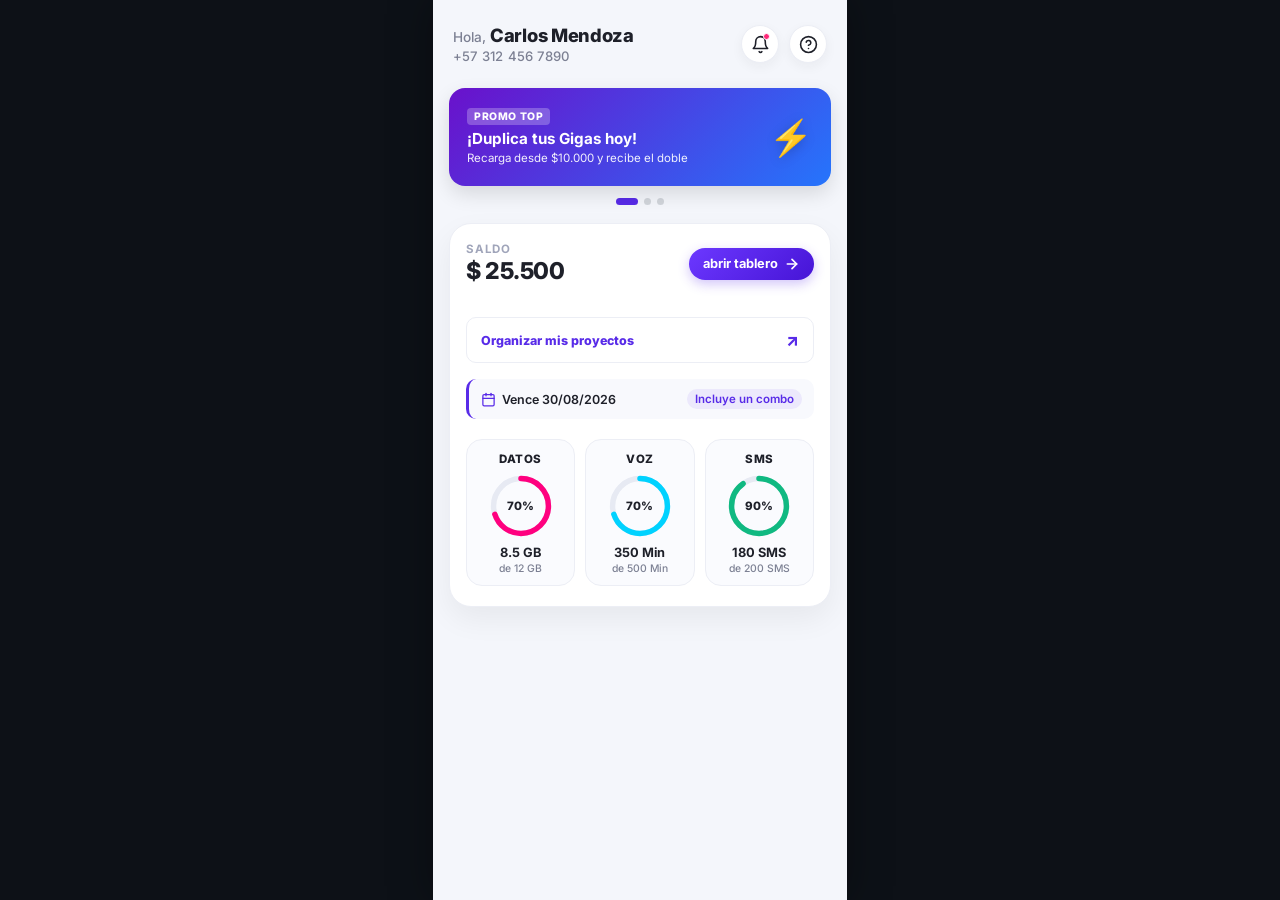
<file: proyectos/Clon T/index.html>
<!DOCTYPE html>
<html lang="es">
<head>
  <meta charset="UTF-8">
  <meta name="viewport" content="width=device-width, initial-scale=1.0, maximum-scale=1.0, user-scalable=no">
  <title>Clon T - Prototipo Móvil</title>
  <!-- Google Fonts: Inter / Outfit -->
  <link rel="preconnect" href="https://fonts.googleapis.com">
  <link rel="preconnect" href="https://fonts.gstatic.com" crossorigin>
  <link href="https://fonts.googleapis.com/css2?family=Inter:wght@400;500;600;700;800&display=swap" rel="stylesheet">
  <link rel="stylesheet" href="styles.css">
</head>
<body>
  <!-- Contenedor Principal (Mobile Viewport) -->
  <main class="app-container">
    
    <!-- 1. HEADER -->
    <header class="app-header">
      <!-- Contenedor izquierdo: Nombre y Teléfono -->
      <div class="header-left">
        <div class="user-name-container">
          <span class="user-greeting">Hola,</span>
          <h1 class="user-name" id="user-name">Cargando...</h1>
        </div>
        <div class="user-phone-container">
          <span class="user-phone" id="user-phone">---</span>
        </div>
      </div>

      <!-- Contenedor derecho: Dos contenedores de íconos -->
      <div class="header-right">
        <div class="icon-btn-container" title="Notificaciones" role="button" tabindex="0">
          <svg class="header-icon" viewBox="0 0 24 24" fill="none" stroke="currentColor" stroke-width="2" stroke-linecap="round" stroke-linejoin="round">
            <path d="M18 8A6 6 0 0 0 6 8c0 7-3 9-3 9h18s-3-2-3-9"></path>
            <path d="M13.73 21a2 2 0 0 1-3.46 0"></path>
          </svg>
          <span class="badge-dot"></span>
        </div>
        <div class="icon-btn-container" title="Ayuda / Soporte" role="button" tabindex="0">
          <svg class="header-icon" viewBox="0 0 24 24" fill="none" stroke="currentColor" stroke-width="2" stroke-linecap="round" stroke-linejoin="round">
            <circle cx="12" cy="12" r="10"></circle>
            <path d="M9.09 9a3 3 0 0 1 5.83 1c0 2-3 3-3 3"></path>
            <line x1="12" y1="17" x2="12.01" y2="17"></line>
          </svg>
        </div>
      </div>
    </header>

    <!-- 2. SECCIÓN BANNERS PUBLICITARIOS (Slider en bucle cada 4s) -->
    <section class="banners-section" aria-label="Banners Promocionales">
      <div class="banners-slider-wrapper">
        <div class="banners-slider" id="banners-container">
          <!-- Renderizado dinámico desde data.json -->
        </div>
      </div>
      <!-- Indicadores de paginación -->
      <div class="banners-pagination" id="banners-dots">
        <button class="dot active" data-index="0" aria-label="Banner 1"></button>
        <button class="dot" data-index="1" aria-label="Banner 2"></button>
        <button class="dot" data-index="2" aria-label="Banner 3"></button>
      </div>
    </section>

    <!-- 3. CARTA DE DATOS / SALDO (3 PARTES) -->
    <section class="main-card">
      
      <!-- 3.1 Header de la carta -->
      <div class="card-header">
        <div class="card-balance-info">
          <span class="card-label">SALDO</span>
          <h2 class="card-balance-amount" id="balance-amount">$ 0</h2>
        </div>
        <div class="card-action-container">
          <button class="btn-buy" id="btn-buy" type="button">
              <span>abrir tablero</span>
            <svg viewBox="0 0 24 24" width="16" height="16" fill="none" stroke="currentColor" stroke-width="2.5" stroke-linecap="round" stroke-linejoin="round">
              <path d="M5 12h14"></path>
              <path d="M12 5l7 7-7 7"></path>
            </svg>
          </button>
        </div>
      </div>

      <a class="project-link" href="../Tablero de Proyectos/index.html">Organizar mis proyectos <span>↗</span></a>

      <!-- 3.2 Contenedor de fila: Vencimiento y Combo -->
      <div class="card-expiry-row">
        <div class="expiry-date-container">
          <svg viewBox="0 0 24 24" width="15" height="15" fill="none" stroke="currentColor" stroke-width="2" stroke-linecap="round" stroke-linejoin="round">
            <rect x="3" y="4" width="18" height="18" rx="2" ry="2"></rect>
            <line x1="16" y1="2" x2="16" y2="6"></line>
            <line x1="8" y1="2" x2="8" y2="6"></line>
            <line x1="3" y1="10" x2="21" y2="10"></line>
          </svg>
          <span class="expiry-date" id="expiry-date">Vence 30/08/2026</span>
        </div>
        <div class="combo-info-container">
          <span class="combo-badge" id="combo-detail">Incluye un combo</span>
        </div>
      </div>

      <!-- 3.3 Contenedores dinámicos: DATOS, VOZ, SMS con visualización de dona -->
      <div class="card-meters-row" id="meters-container">
        <!-- Renderizado dinámicamente con script.js -->
      </div>

    </section>

  </main>

  <script src="script.js"></script>
</body>
</html>
</file>
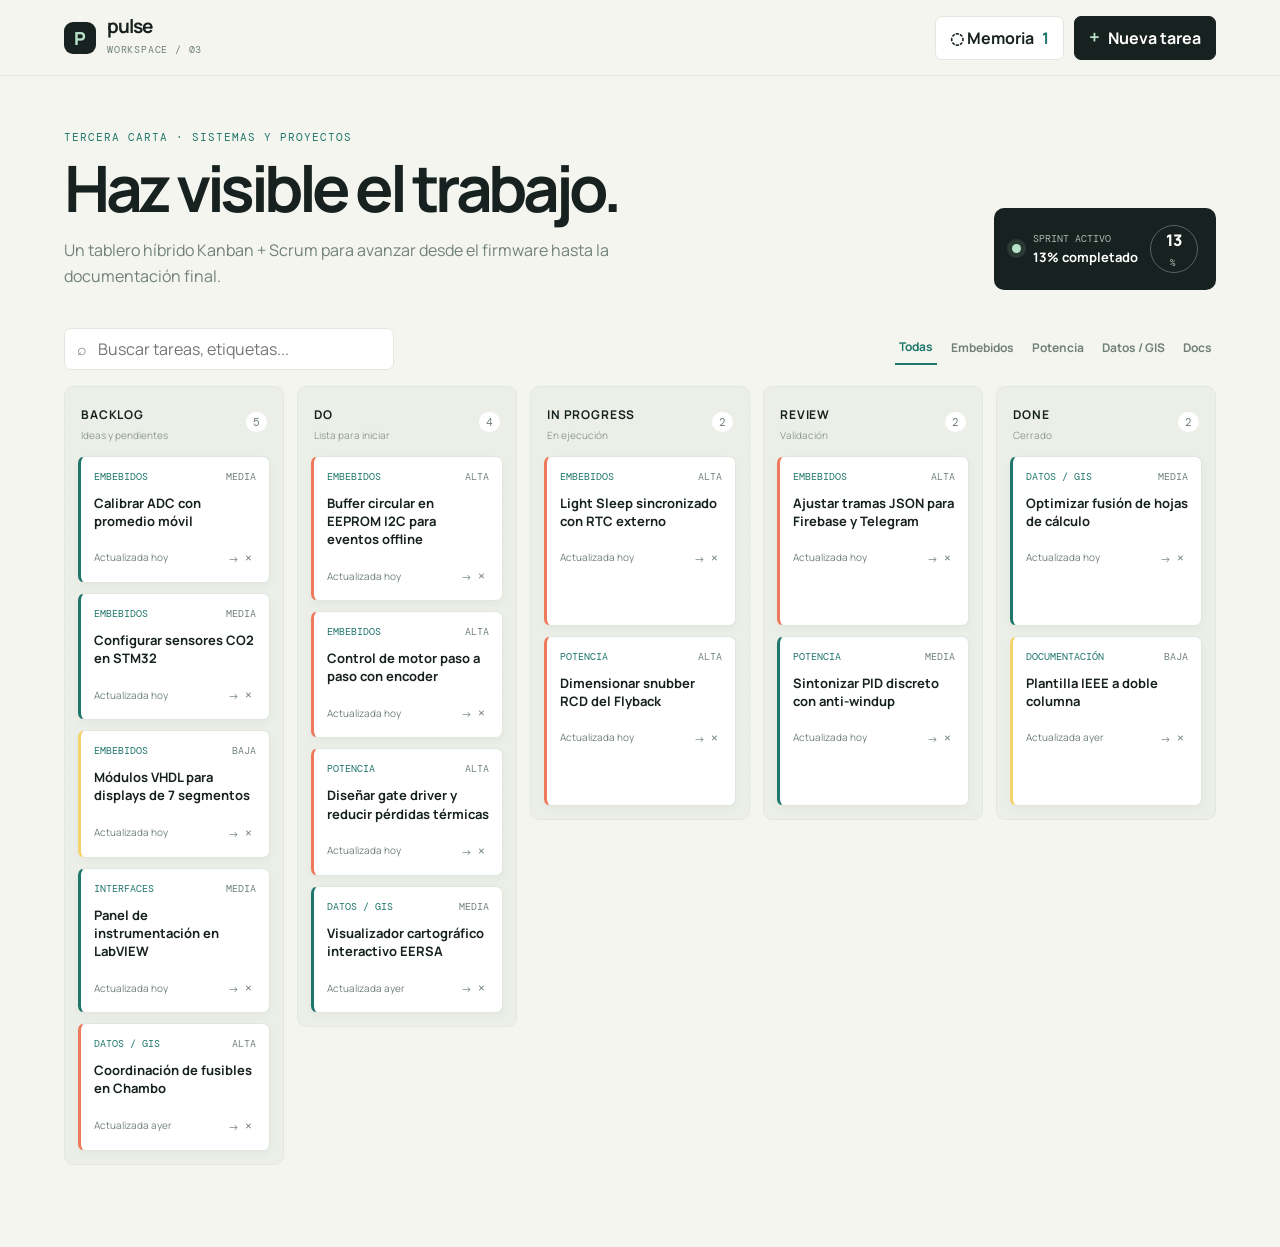
<file: proyectos/Tablero de Proyectos/index.html>
<!DOCTYPE html>
<html lang="es">
<head>
  <meta charset="UTF-8">
  <meta name="viewport" content="width=device-width, initial-scale=1.0">
  <meta name="theme-color" content="#17211f">
  <title>Pulseboard | Organizador de proyectos</title>
  <link rel="preconnect" href="https://fonts.googleapis.com">
  <link rel="preconnect" href="https://fonts.gstatic.com" crossorigin>
  <link href="https://fonts.googleapis.com/css2?family=DM+Mono:wght@400;500&family=Manrope:wght@400;500;600;700;800&display=swap" rel="stylesheet">
  <link rel="stylesheet" href="styles.css">
</head>
<body>
  <div class="app-shell">
    <header class="topbar">
      <a class="brand" href="../Clon T/index.html" aria-label="Volver al portafolio">
        <span class="brand-mark">P</span>
        <span><strong>pulse</strong><small>workspace / 03</small></span>
      </a>
      <div class="topbar-actions">
        <button class="ghost-button" id="memoryButton" type="button"><span class="button-icon">◌</span> Memoria <b id="memoryCount">0</b></button>
        <button class="primary-button" id="newTaskButton" type="button"><span>+</span> Nueva tarea</button>
      </div>
    </header>

    <main class="workspace">
      <section class="intro-row">
        <div>
          <p class="eyebrow">Tercera carta · sistemas y proyectos</p>
          <h1>Haz visible el trabajo.</h1>
          <p class="intro-copy">Un tablero híbrido Kanban + Scrum para avanzar desde el firmware hasta la documentación final.</p>
        </div>
        <div class="sprint-card">
          <span class="status-dot"></span>
          <div><small>SPRINT ACTIVO</small><strong id="sprintProgress">0% completado</strong></div>
          <div class="progress-ring"><span id="progressValue">0</span><small>%</small></div>
        </div>
      </section>

      <section class="toolbar" aria-label="Herramientas del tablero">
        <div class="search-wrap"><span>⌕</span><input id="searchInput" type="search" placeholder="Buscar tareas, etiquetas..." aria-label="Buscar tareas"></div>
        <div class="filter-group" id="filterGroup" role="group" aria-label="Filtrar por área">
          <button class="filter-button active" data-filter="Todas" type="button">Todas</button>
          <button class="filter-button" data-filter="Embebidos" type="button">Embebidos</button>
          <button class="filter-button" data-filter="Potencia" type="button">Potencia</button>
          <button class="filter-button" data-filter="Datos / GIS" type="button">Datos / GIS</button>
          <button class="filter-button" data-filter="Documentación" type="button">Docs</button>
        </div>
      </section>

      <section class="board" id="board" aria-label="Tablero de tareas"></section>
    </main>
  </div>

  <dialog class="task-dialog" id="taskDialog">
    <form method="dialog" id="taskForm">
      <button class="close-button" value="cancel" aria-label="Cerrar">×</button>
      <p class="eyebrow">Nueva entrada</p>
      <h2>Añadir tarea al sprint</h2>
      <label>Título <input id="taskTitle" required maxlength="100" placeholder="Ej. Validar lectura del sensor CO2"></label>
      <label>Área <select id="taskArea"><option>Embebidos</option><option>Potencia</option><option>Interfaces</option><option>Datos / GIS</option><option>Documentación</option></select></label>
      <label>Columna inicial <select id="taskStatus"><option value="backlog">Backlog</option><option value="todo">Do</option><option value="progress">In progress</option><option value="review">Review</option></select></label>
      <label>Prioridad <select id="taskPriority"><option>Alta</option><option selected>Media</option><option>Baja</option></select></label>
      <button class="primary-button full-button" value="default">Crear tarea</button>
    </form>
  </dialog>

  <dialog class="memory-dialog" id="memoryDialog">
    <div class="memory-header"><div><p class="eyebrow">Registro persistente</p><h2>Memoria del tablero</h2></div><button class="close-button" id="closeMemory" type="button">×</button></div>
    <p class="memory-description">Los cambios viven en este navegador. Puedes restaurar tareas eliminadas o revisar lo último que ocurrió.</p>
    <div class="memory-tabs"><button class="memory-tab active" data-memory-tab="activity" type="button">Actividad</button><button class="memory-tab" data-memory-tab="archive" type="button">Papelera <span id="archiveCount">0</span></button></div>
    <div id="memoryContent"></div>
  </dialog>
  <div class="toast" id="toast" role="status" aria-live="polite"></div>
  <script src="script.js"></script>
</body>
</html>
</file>
<file: proyectos/Clon T/styles.css>
/* ==========================================================================
   RESET & VARIABLES
   ========================================================================== */
:root {
  --bg-app: #f4f6fb;
  --bg-card: #ffffff;
  --primary: #582be8;
  --primary-gradient: linear-gradient(135deg, #6c38ff 0%, #4614d6 100%);
  --accent-pink: #ff2a7a;
  --accent-cyan: #00d2ff;
  --accent-green: #10b981;
  --text-dark: #1e2029;
  --text-muted: #7c8093;
  --text-light: #a0a5ba;
  --border-light: #eceef5;
  --shadow-sm: 0 4px 12px rgba(30, 32, 41, 0.05);
  --shadow-md: 0 8px 24px rgba(88, 43, 232, 0.08);
  --shadow-card: 0 12px 30px rgba(0, 0, 0, 0.06);
  --radius-sm: 10px;
  --radius-md: 16px;
  --radius-lg: 22px;
  --radius-full: 9999px;
  --font-family: 'Inter', -apple-system, BlinkMacSystemFont, "Segoe UI", Roboto, sans-serif;
}

* {
  margin: 0;
  padding: 0;
  box-sizing: border-box;
  -webkit-tap-highlight-color: transparent;
}

body {
  font-family: var(--font-family);
  background-color: #0d1117; /* Fondo exterior para centrar el prototipo */
  color: var(--text-dark);
  display: flex;
  justify-content: center;
  align-items: flex-start;
  min-height: 100vh;
  padding: 0;
  overflow-x: hidden;
}

/* ==========================================================================
   APP CONTAINER (MOBILE-ONLY SIMULATION & FIT)
   ========================================================================== */
.app-container {
  width: 100%;
  max-width: 414px;
  min-height: 100vh;
  background-color: var(--bg-app);
  display: flex;
  flex-direction: column;
  position: relative;
  overflow-x: hidden;
  box-shadow: 0 0 40px rgba(0, 0, 0, 0.35);
  padding: 16px 16px 32px 16px;
}

.project-link {
  display: flex;
  align-items: center;
  justify-content: space-between;
  margin-top: 16px;
  padding: 12px 14px;
  border: 1px solid var(--border-light);
  border-radius: var(--radius-sm);
  background: var(--bg-card);
  color: var(--primary);
  font-size: 0.78rem;
  font-weight: 800;
  text-decoration: none;
}

.project-link span {
  font-size: 1.05rem;
}

/* ==========================================================================
   1. HEADER
   ========================================================================== */
.app-header {
  display: flex;
  justify-content: space-between;
  align-items: center;
  padding: 8px 4px 16px 4px;
}

/* Contenedor Izquierdo (Nombre y Teléfono) */
.header-left {
  display: flex;
  flex-direction: column;
  gap: 2px;
}

.user-name-container {
  display: flex;
  align-items: baseline;
  gap: 4px;
}

.user-greeting {
  font-size: 0.85rem;
  color: var(--text-muted);
  font-weight: 500;
}

.user-name {
  font-size: 1.15rem;
  font-weight: 800;
  color: var(--text-dark);
  letter-spacing: -0.3px;
}

.user-phone-container {
  display: flex;
  align-items: center;
}

.user-phone {
  font-size: 0.82rem;
  color: var(--text-muted);
  font-weight: 500;
  letter-spacing: 0.2px;
}

/* Contenedor Derecho (2 Íconos) */
.header-right {
  display: flex;
  align-items: center;
  gap: 10px;
}

.icon-btn-container {
  width: 38px;
  height: 38px;
  border-radius: var(--radius-full);
  background-color: var(--bg-card);
  border: 1px solid var(--border-light);
  display: flex;
  align-items: center;
  justify-content: center;
  position: relative;
  cursor: pointer;
  box-shadow: var(--shadow-sm);
  transition: all 0.2s ease;
}

.icon-btn-container:hover,
.icon-btn-container:active {
  transform: scale(0.96);
  background-color: #f8f9fc;
}

.header-icon {
  width: 19px;
  height: 19px;
  stroke: var(--text-dark);
}

.badge-dot {
  position: absolute;
  top: 7px;
  right: 8px;
  width: 7px;
  height: 7px;
  background-color: var(--accent-pink);
  border-radius: 50%;
  border: 1.5px solid var(--bg-card);
}

/* ==========================================================================
   2. BANNERS PUBLICITARIOS (SLIDER EN FILA & AUTO-DESLIZABLE)
   ========================================================================== */
.banners-section {
  margin: 8px 0 18px 0;
  display: flex;
  flex-direction: column;
  gap: 10px;
  width: 100%;
}

.banners-slider-wrapper {
  width: 100%;
  overflow: hidden;
  border-radius: var(--radius-md);
  box-shadow: 0 8px 20px rgba(0, 0, 0, 0.12);
  touch-action: pan-y;
  position: relative;
}

.banners-slider {
  display: flex;
  flex-direction: row;
  flex-wrap: nowrap;
  width: 100%;
  transition: transform 0.55s cubic-bezier(0.25, 1, 0.5, 1);
  will-change: transform;
}

.banner-card {
  min-width: 100%;
  max-width: 100%;
  flex: 0 0 100%;
  box-sizing: border-box;
  padding: 16px 18px;
  color: #ffffff;
  display: flex;
  justify-content: space-between;
  align-items: center;
  position: relative;
  overflow: hidden;
  min-height: 98px;
  cursor: pointer;
  user-select: none;
}

.banner-card:active {
  filter: brightness(0.96);
}

.banner-content {
  display: flex;
  flex-direction: column;
  gap: 4px;
  z-index: 2;
  max-width: 75%;
}

.banner-badge {
  font-size: 0.65rem;
  font-weight: 800;
  text-transform: uppercase;
  letter-spacing: 0.6px;
  background: rgba(255, 255, 255, 0.25);
  backdrop-filter: blur(4px);
  padding: 2px 7px;
  border-radius: 4px;
  align-self: flex-start;
}

.banner-title {
  font-size: 0.95rem;
  font-weight: 700;
  line-height: 1.25;
}

.banner-subtitle {
  font-size: 0.72rem;
  opacity: 0.92;
  line-height: 1.2;
}

.banner-icon-side {
  font-size: 2.2rem;
  z-index: 2;
  filter: drop-shadow(0 2px 6px rgba(0,0,0,0.2));
  flex-shrink: 0;
}

.banners-pagination {
  display: flex;
  justify-content: center;
  align-items: center;
  gap: 6px;
  padding-top: 2px;
}

.banners-pagination .dot {
  width: 7px;
  height: 7px;
  border-radius: var(--radius-full);
  background-color: #d1d5db;
  border: none;
  padding: 0;
  outline: none;
  cursor: pointer;
  transition: all 0.35s ease;
}

.banners-pagination .dot.active {
  width: 22px;
  background-color: var(--primary);
  border-radius: 4px;
}

/* ==========================================================================
   3. CARTA PRINCIPAL (SALDO & CONSUMOS)
   ========================================================================== */
.main-card {
  background: var(--bg-card);
  border-radius: var(--radius-lg);
  box-shadow: var(--shadow-card);
  padding: 18px 16px 20px 16px;
  display: flex;
  flex-direction: column;
  gap: 16px;
  border: 1px solid var(--border-light);
}

/* 3.1 Header de la carta */
.card-header {
  display: flex;
  justify-content: space-between;
  align-items: center;
}

.card-balance-info {
  display: flex;
  flex-direction: column;
  gap: 1px;
}

.card-label {
  font-size: 0.72rem;
  font-weight: 700;
  letter-spacing: 0.8px;
  color: var(--text-light);
  text-transform: uppercase;
}

.card-balance-amount {
  font-size: 1.45rem;
  font-weight: 800;
  color: var(--text-dark);
  letter-spacing: -0.5px;
}

.card-action-container {
  display: flex;
  align-items: center;
}

.btn-buy {
  background: var(--primary-gradient);
  color: #ffffff;
  border: none;
  padding: 8px 14px;
  border-radius: var(--radius-full);
  font-size: 0.8rem;
  font-weight: 700;
  font-family: inherit;
  display: inline-flex;
  align-items: center;
  gap: 6px;
  cursor: pointer;
  box-shadow: 0 4px 12px rgba(88, 43, 232, 0.28);
  transition: all 0.2s ease;
}

.btn-buy:active {
  transform: scale(0.96);
  box-shadow: 0 2px 6px rgba(88, 43, 232, 0.2);
}

/* 3.2 Contenedor de fila: Vencimiento y Combo */
.card-expiry-row {
  display: flex;
  justify-content: space-between;
  align-items: center;
  padding: 10px 12px;
  background-color: #f8f9fd;
  border-radius: var(--radius-sm);
  border-left: 3px solid var(--primary);
}

.expiry-date-container {
  display: flex;
  align-items: center;
  gap: 6px;
  color: var(--text-dark);
}

.expiry-date-container svg {
  stroke: var(--primary);
  flex-shrink: 0;
}

.expiry-date {
  font-size: 0.78rem;
  font-weight: 600;
}

.combo-info-container {
  display: flex;
  align-items: center;
}

.combo-badge {
  font-size: 0.72rem;
  font-weight: 600;
  color: var(--primary);
  background-color: rgba(88, 43, 232, 0.08);
  padding: 3px 8px;
  border-radius: var(--radius-full);
}

/* 3.3 Contenedor de Donas Dinámicas */
.card-meters-row {
  display: grid;
  grid-template-columns: repeat(3, 1fr);
  gap: 10px;
  padding-top: 4px;
}

.meter-card {
  display: flex;
  flex-direction: column;
  align-items: center;
  text-align: center;
  background: #fafbfe;
  border: 1px solid var(--border-light);
  border-radius: var(--radius-md);
  padding: 12px 6px 10px 6px;
  transition: transform 0.2s ease;
}

.meter-title {
  font-size: 0.72rem;
  font-weight: 800;
  letter-spacing: 0.5px;
  color: var(--text-dark);
  margin-bottom: 8px;
  text-transform: uppercase;
}

/* Donut Chart SVG Wrapper */
.donut-wrapper {
  position: relative;
  width: 64px;
  height: 64px;
  display: flex;
  align-items: center;
  justify-content: center;
  margin-bottom: 8px;
}

.donut-svg {
  width: 100%;
  height: 100%;
  transform: rotate(-90deg);
}

.donut-bg-circle {
  fill: none;
  stroke: #e7eaf3;
  stroke-width: 6;
}

.donut-progress-circle {
  fill: none;
  stroke-width: 6;
  stroke-linecap: round;
  stroke-dasharray: 188.4; /* 2 * PI * 30 */
  stroke-dashoffset: 188.4;
  transition: stroke-dashoffset 1.2s cubic-bezier(0.4, 0, 0.2, 1);
}

.donut-center-text {
  position: absolute;
  font-size: 0.72rem;
  font-weight: 800;
  color: var(--text-dark);
}

.meter-disponible {
  font-size: 0.8rem;
  font-weight: 700;
  color: var(--text-dark);
  line-height: 1.1;
}

.meter-total {
  font-size: 0.65rem;
  color: var(--text-muted);
  font-weight: 500;
  margin-top: 2px;
}

/* ==========================================================================
   MEDIA QUERIES (375px & 320px)
   ========================================================================== */

/* Dispositivos estándar ~375px (iPhone X/11/12/13 Mini, SE nuevo) */
@media (max-width: 375px) {
  .app-container {
    padding: 14px 12px 28px 12px;
  }

  .user-name {
    font-size: 1.05rem;
  }

  .user-phone {
    font-size: 0.78rem;
  }

  .icon-btn-container {
    width: 36px;
    height: 36px;
  }

  .card-balance-amount {
    font-size: 1.35rem;
  }

  .btn-buy {
    padding: 7px 12px;
    font-size: 0.75rem;
  }

  .card-expiry-row {
    padding: 8px 10px;
  }

  .expiry-date {
    font-size: 0.72rem;
  }

  .combo-badge {
    font-size: 0.68rem;
    padding: 2px 6px;
  }

  .donut-wrapper {
    width: 58px;
    height: 58px;
  }

  .donut-center-text {
    font-size: 0.68rem;
  }

  .meter-disponible {
    font-size: 0.75rem;
  }

  .card-meters-row {
    gap: 8px;
  }
}

/* Dispositivos ultra-compactos ~320px (iPhone 5/SE gen 1, Galaxy Fold cover) */
@media (max-width: 320px) {
  .app-container {
    padding: 10px 8px 24px 8px;
  }

  .app-header {
    padding: 4px 2px 12px 2px;
  }

  .user-greeting {
    font-size: 0.75rem;
  }

  .user-name {
    font-size: 0.95rem;
  }

  .user-phone {
    font-size: 0.72rem;
  }

  .icon-btn-container {
    width: 32px;
    height: 32px;
    gap: 6px;
  }

  .header-icon {
    width: 16px;
    height: 16px;
  }

  .banner-card {
    padding: 12px 14px;
    min-height: 86px;
  }

  .banner-title {
    font-size: 0.85rem;
  }

  .banner-subtitle {
    font-size: 0.66rem;
  }

  .banner-icon-side {
    font-size: 1.8rem;
  }

  .main-card {
    padding: 14px 10px 16px 10px;
    gap: 12px;
    border-radius: var(--radius-md);
  }

  .card-balance-amount {
    font-size: 1.2rem;
  }

  .btn-buy {
    padding: 6px 10px;
    font-size: 0.7rem;
    gap: 4px;
  }

  .btn-buy svg {
    width: 13px;
    height: 13px;
  }

  .card-expiry-row {
    flex-direction: column;
    align-items: flex-start;
    gap: 4px;
    padding: 8px;
  }

  .combo-badge {
    align-self: flex-start;
  }

  .card-meters-row {
    gap: 6px;
  }

  .meter-card {
    padding: 8px 4px 8px 4px;
  }

  .meter-title {
    font-size: 0.65rem;
    margin-bottom: 4px;
  }

  .donut-wrapper {
    width: 50px;
    height: 50px;
    margin-bottom: 4px;
  }

  .donut-center-text {
    font-size: 0.62rem;
  }

  .meter-disponible {
    font-size: 0.7rem;
  }

  .meter-total {
    font-size: 0.6rem;
  }
}
</file>
<file: proyectos/Tablero de Proyectos/styles.css>
:root {
  --ink: #17211f;
  --muted: #71807b;
  --paper: #f5f5ef;
  --panel: #ffffff;
  --line: #e3e8df;
  --mint: #b7e3ca;
  --teal: #1f766b;
  --coral: #ee795b;
  --yellow: #f4d36c;
  --shadow: 0 14px 40px rgba(28, 53, 46, .08);
  --mono: "DM Mono", monospace;
  --sans: "Manrope", sans-serif;
}
* { box-sizing: border-box; }
body { margin: 0; color: var(--ink); background: var(--paper); font-family: var(--sans); }
body::before { content: ""; position: fixed; inset: 0; pointer-events: none; opacity: .35; background-image: radial-gradient(#cbd8cd 0.7px, transparent .7px); background-size: 19px 19px; }
button, input, select { font: inherit; }
button { cursor: pointer; }
.app-shell { min-height: 100vh; position: relative; }
.topbar { height: 76px; display: flex; align-items: center; justify-content: space-between; padding: 0 clamp(20px, 5vw, 72px); background: rgba(245,245,239,.88); border-bottom: 1px solid var(--line); position: relative; z-index: 2; backdrop-filter: blur(12px); }
.brand { display: flex; align-items: center; gap: 11px; text-decoration: none; color: var(--ink); }
.brand-mark { display: grid; place-items: center; width: 32px; height: 32px; border-radius: 9px; background: var(--ink); color: var(--mint); font-weight: 800; font-size: 18px; }
.brand strong { display: block; line-height: 1; letter-spacing: -.05em; font-size: 19px; }.brand small { color: var(--muted); font: 10px var(--mono); text-transform: uppercase; letter-spacing: .08em; }
.topbar-actions, .toolbar, .filter-group { display: flex; align-items: center; gap: 10px; }.ghost-button, .primary-button { border: 1px solid var(--line); border-radius: 7px; background: var(--panel); color: var(--ink); padding: 10px 14px; font-weight: 700; }.ghost-button b { color: var(--teal); margin-left: 5px; }.primary-button { background: var(--ink); border-color: var(--ink); color: #fff; }.primary-button span { color: var(--mint); font-size: 19px; line-height: 0; margin-right: 5px; }.ghost-button:hover, .primary-button:hover { transform: translateY(-1px); box-shadow: var(--shadow); }
.workspace { max-width: 1440px; padding: 54px clamp(20px, 5vw, 72px) 70px; margin: auto; position: relative; z-index: 1; }.intro-row { display: flex; justify-content: space-between; align-items: end; gap: 30px; margin-bottom: 38px; }.eyebrow { color: var(--teal); font: 11px var(--mono); letter-spacing: .09em; text-transform: uppercase; margin: 0 0 13px; }.intro-row h1 { font-size: clamp(2.3rem, 5vw, 4.8rem); line-height: .98; letter-spacing: -.07em; margin: 0 0 17px; max-width: 680px; }.intro-copy { color: var(--muted); max-width: 590px; margin: 0; line-height: 1.65; }.sprint-card { background: var(--ink); color: #fff; border-radius: 10px; padding: 17px 18px; display: flex; align-items: center; gap: 12px; min-width: 220px; }.status-dot { width: 9px; height: 9px; border-radius: 50%; background: var(--mint); box-shadow: 0 0 0 5px rgba(183,227,202,.12); }.sprint-card small { display: block; color: #a7b9b0; font: 10px var(--mono); }.sprint-card strong { display: block; font-size: 13px; margin-top: 3px; }.progress-ring { border: 1px solid #526660; border-radius: 50%; width: 48px; height: 48px; display: grid; place-items: center; margin-left: auto; font-weight: 800; }.progress-ring small { display: inline; margin-left: -3px; font-size: 9px; }
.toolbar { justify-content: space-between; margin-bottom: 16px; flex-wrap: wrap; }.search-wrap { display: flex; align-items: center; gap: 9px; background: #fff; border: 1px solid var(--line); border-radius: 7px; padding: 0 12px; width: min(330px, 100%); height: 42px; color: var(--muted); }.search-wrap input { border: 0; outline: 0; width: 100%; color: var(--ink); background: transparent; }.filter-group { overflow-x: auto; padding-bottom: 2px; }.filter-button { white-space: nowrap; border: 0; color: var(--muted); background: transparent; padding: 8px 4px; font-size: 12px; font-weight: 700; }.filter-button.active { color: var(--teal); border-bottom: 2px solid var(--teal); }
.board { display: grid; grid-template-columns: repeat(5, minmax(220px, 1fr)); gap: 13px; align-items: start; overflow-x: auto; padding-bottom: 12px; }.column { min-height: 430px; background: rgba(233,238,230,.78); border: 1px solid var(--line); border-radius: 9px; padding: 13px; }.column-head { display: flex; justify-content: space-between; align-items: center; padding: 2px 3px 14px; }.column-title { font-size: 12px; text-transform: uppercase; letter-spacing: .07em; }.column-count { font: 11px var(--mono); color: var(--muted); background: #fff; border-radius: 20px; padding: 3px 7px; }.task-list { display: grid; gap: 10px; min-height: 350px; }.task-card { background: var(--panel); border: 1px solid #e0e7df; border-left: 3px solid var(--teal); border-radius: 7px; padding: 13px; box-shadow: 0 3px 8px rgba(20,45,37,.04); cursor: grab; animation: enter .35s both; }.task-card:active { cursor: grabbing; }.task-card[data-priority="Alta"] { border-left-color: var(--coral); }.task-card[data-priority="Baja"] { border-left-color: var(--yellow); }.task-top, .task-meta { display: flex; justify-content: space-between; align-items: center; gap: 8px; }.task-area, .priority { font: 10px var(--mono); text-transform: uppercase; color: var(--teal); }.priority { color: var(--muted); }.task-card h3 { font-size: 13px; line-height: 1.4; margin: 11px 0 16px; }.task-meta { color: var(--muted); font-size: 10px; }.move-button { background: transparent; border: 0; color: var(--muted); font-size: 11px; padding: 2px; }.move-button:hover { color: var(--teal); }.empty-column { color: #9baaa2; font-size: 12px; text-align: center; padding: 34px 10px; border: 1px dashed #cbd6cd; border-radius: 7px; }
.task-dialog, .memory-dialog { border: 0; border-radius: 10px; padding: 0; box-shadow: 0 25px 90px rgba(23,33,31,.2); color: var(--ink); width: min(440px, calc(100% - 32px)); }.task-dialog::backdrop, .memory-dialog::backdrop { background: rgba(23,33,31,.45); backdrop-filter: blur(3px); }.task-dialog form, .memory-dialog { padding: 28px; }.close-button { border: 0; background: transparent; color: var(--muted); font-size: 28px; line-height: 1; float: right; }.task-dialog h2, .memory-dialog h2 { margin: 0 0 23px; font-size: 24px; letter-spacing: -.04em; }.task-dialog label { display: grid; gap: 7px; font-size: 12px; font-weight: 700; margin: 14px 0; }.task-dialog input, .task-dialog select { width: 100%; border: 1px solid var(--line); border-radius: 6px; padding: 11px; color: var(--ink); background: #fbfcf8; outline-color: var(--teal); }.full-button { width: 100%; margin-top: 10px; }.memory-header { display: flex; justify-content: space-between; }.memory-header .close-button { float: none; }.memory-description { color: var(--muted); font-size: 12px; line-height: 1.6; }.memory-tabs { display: flex; gap: 16px; border-bottom: 1px solid var(--line); margin: 20px 0 12px; }.memory-tab { border: 0; background: transparent; color: var(--muted); padding: 8px 0; font-size: 12px; font-weight: 700; }.memory-tab.active { color: var(--teal); border-bottom: 2px solid var(--teal); }.memory-item { display: flex; justify-content: space-between; gap: 10px; padding: 11px 0; border-bottom: 1px solid var(--line); font-size: 12px; }.memory-item small { color: var(--muted); display: block; margin-top: 3px; }.restore-button { border: 0; color: var(--teal); background: transparent; font-size: 11px; font-weight: 800; white-space: nowrap; }.toast { position: fixed; z-index: 5; bottom: 22px; left: 50%; transform: translate(-50%, 20px); background: var(--ink); color: white; padding: 11px 16px; border-radius: 6px; font-size: 12px; opacity: 0; pointer-events: none; transition: .25s; }.toast.visible { opacity: 1; transform: translate(-50%, 0); }
@keyframes enter { from { opacity: 0; transform: translateY(7px); } to { opacity: 1; transform: none; } }
.delete-button { border: 0; background: transparent; color: var(--muted); font-size: 14px; padding: 2px 4px; }
.delete-button:hover { color: var(--coral); }
@media (max-width: 900px) { .board { grid-template-columns: repeat(5, minmax(245px, 1fr)); }.intro-row { align-items: start; flex-direction: column; }.sprint-card { align-self: stretch; } }
@media (max-width: 620px) { .topbar { height: 68px; padding: 0 17px; }.ghost-button { font-size: 0; padding: 10px; }.ghost-button .button-icon, .ghost-button b { font-size: 17px; }.primary-button { padding: 10px; font-size: 12px; }.workspace { padding: 35px 17px 50px; }.intro-row h1 { font-size: 2.9rem; }.toolbar { align-items: stretch; }.search-wrap { width: 100%; }.filter-group { width: 100%; order: 2; }.board { margin-right: -17px; }.column { min-height: 410px; } }
</file>
